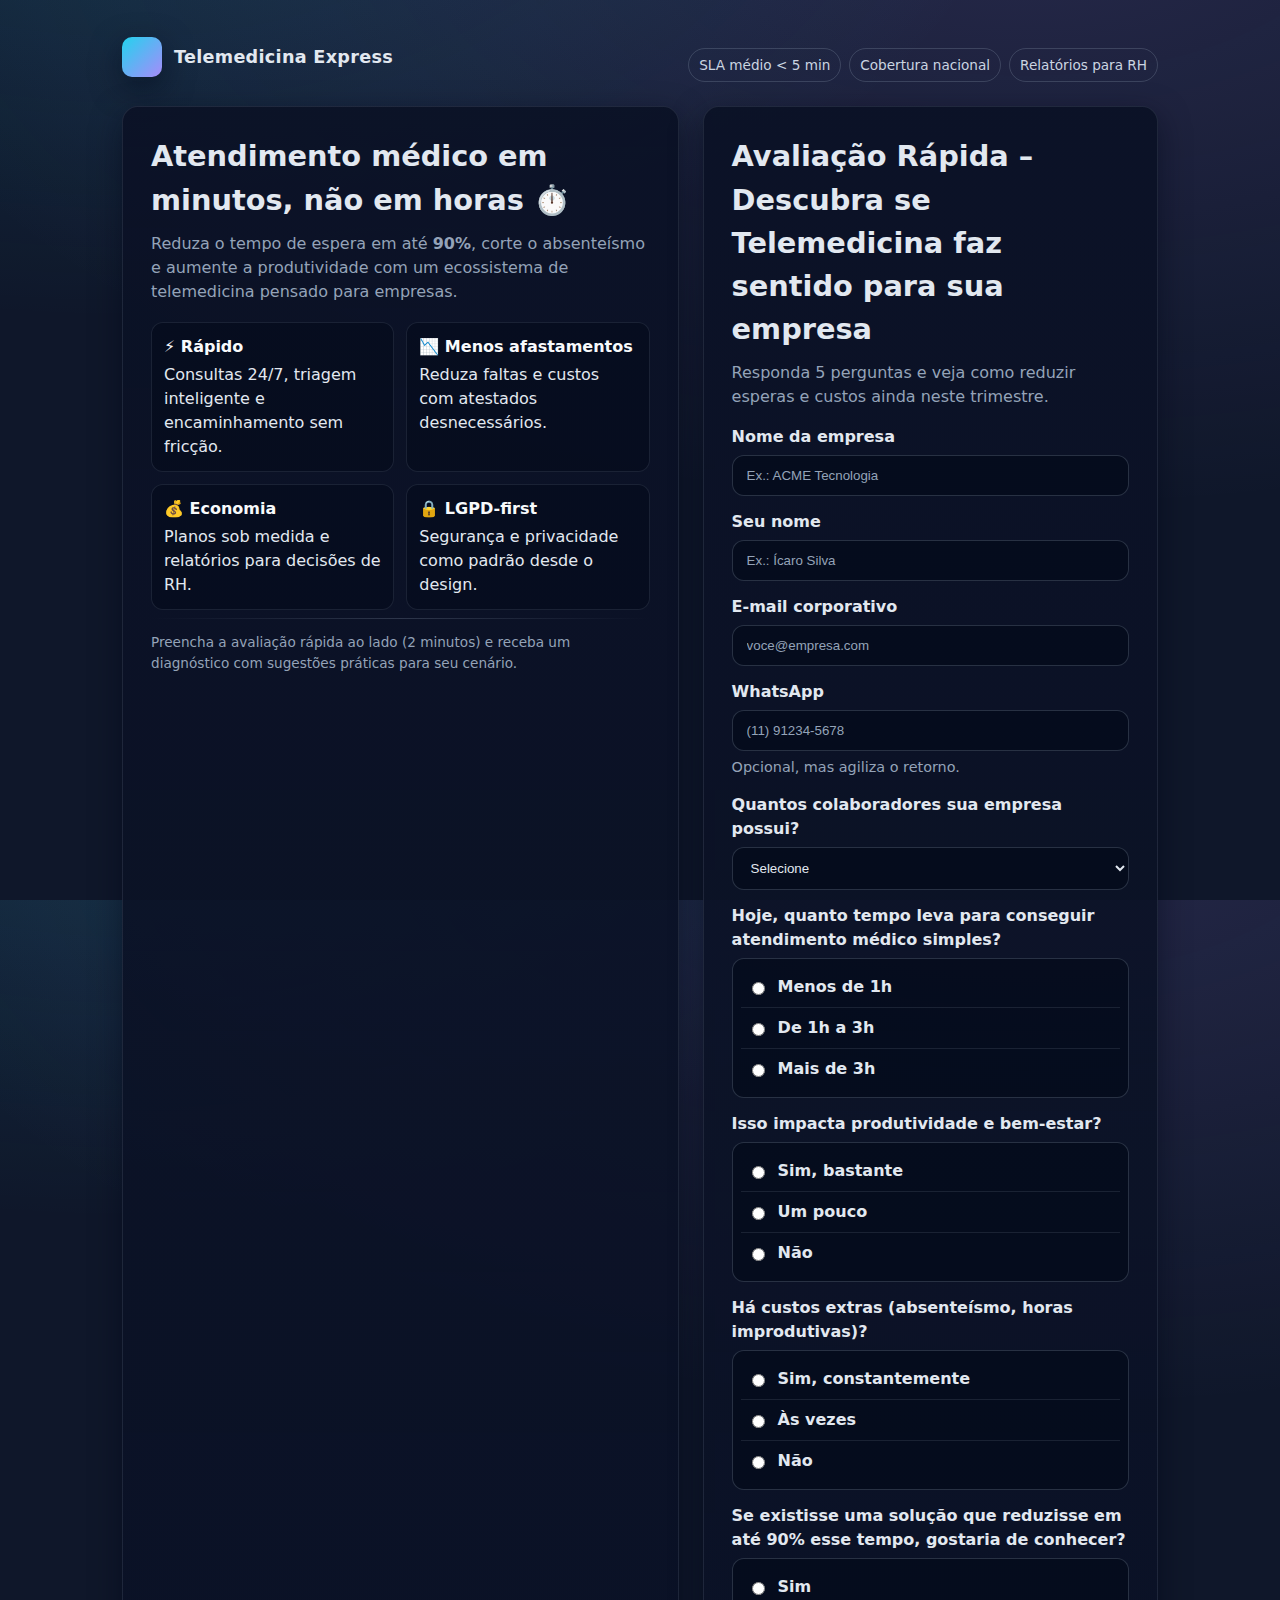
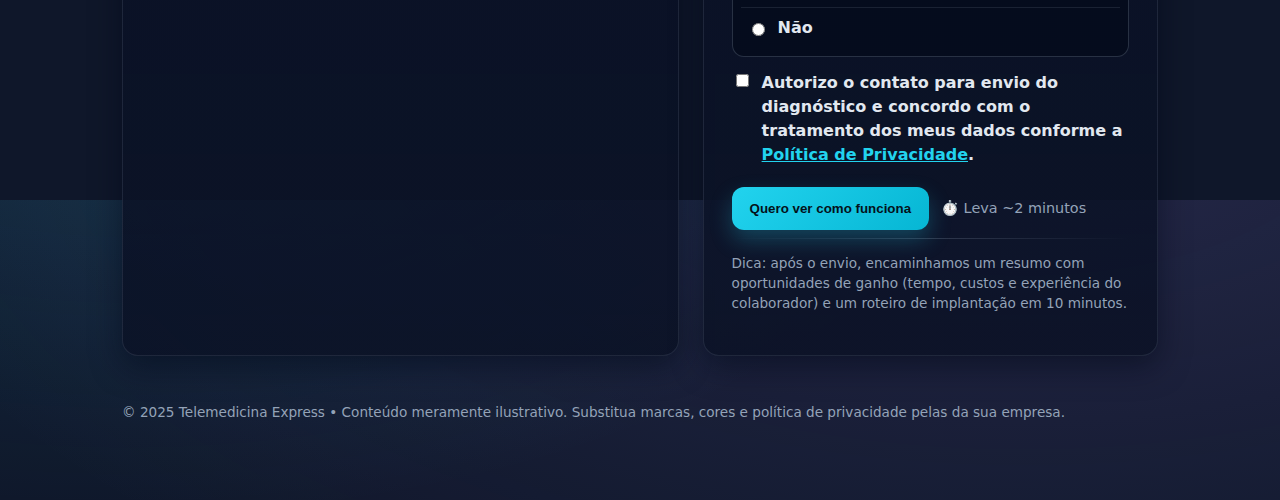
<file: landing_page_isca_formulario_de_telemedicina.html>
<!doctype html>
<html lang="pt-br">
<head>
  <meta charset="utf-8" />
  <meta name="viewport" content="width=device-width, initial-scale=1" />
  <title>Telemedicina Express – Avaliação Rápida</title>
  <meta name="description" content="Formulário-isca para qualificar empresas interessadas em telemedicina: reduza tempo de espera, corte absenteísmo e aumente a produtividade." />
  <style>
    :root{
      --bg:#0f172a;           /* slate-900 */
      --card:#0b1226;         /* darker card */
      --muted:#94a3b8;        /* slate-400 */
      --text:#e2e8f0;         /* slate-200 */
      --primary:#22d3ee;      /* cyan-400 */
      --primary-2:#06b6d4;    /* cyan-500 */
      --accent:#a78bfa;       /* violet-400 */
      --danger:#ef4444;       /* red-500 */
      --ok:#34d399;           /* emerald-400 */
      --shadow: 0 10px 30px rgba(2,8,23,.5);
      --radius: 16px;
    }
    *{box-sizing:border-box}
    html,body{height:100%}
    body{
      margin:0; font-family: ui-sans-serif, system-ui, -apple-system, Segoe UI, Roboto, "Helvetica Neue", Arial;
      background: radial-gradient(1200px 600px at 80% -10%, rgba(167,139,250,.15), transparent),
                  radial-gradient(900px 500px at 10% -20%, rgba(34,211,238,.15), transparent),
                  var(--bg);
      color:var(--text);
      line-height:1.5;
    }
    a{color:var(--primary)}
    .container{max-width:1100px;margin:0 auto;padding:32px}
    .nav{display:flex;align-items:center;justify-content:space-between;margin-bottom:24px}
    .brand{display:flex;align-items:center;gap:12px}
    .logo{width:40px;height:40px;border-radius:10px;background:linear-gradient(135deg,var(--primary),var(--accent));box-shadow:var(--shadow)}
    .brand h1{font-size:1.1rem;margin:0;color:var(--text);letter-spacing:.3px}
    .hero{display:grid;grid-template-columns:1.1fr .9fr;gap:24px;align-items:stretch}
    .panel{background:linear-gradient(180deg, rgba(11,18,38,.95), rgba(11,18,38,.86)); border:1px solid rgba(148,163,184,.15); padding:28px; border-radius:var(--radius); box-shadow:var(--shadow)}
    .panel h2{margin:0 0 10px;font-size:1.8rem}
    .subtitle{color:var(--muted);margin-top:4px}
    .badges{display:flex;flex-wrap:wrap;gap:8px;margin-top:16px}
    .badge{font-size:.85rem;padding:6px 10px;border-radius:999px;border:1px solid rgba(148,163,184,.25);color:#cbd5e1}
    .benefits{display:grid;grid-template-columns:repeat(2, minmax(0,1fr));gap:12px;margin-top:18px}
    .benefit{background:rgba(2,8,23,.5);border:1px solid rgba(148,163,184,.15);border-radius:12px;padding:12px}
    .benefit strong{display:block;margin-bottom:4px;color:#f8fafc}

    /* Form */
    form{display:grid;gap:14px}
    .field{display:grid;gap:6px}
    label{font-weight:600}
    .hint{color:var(--muted);font-size:.9rem}
    input[type=text], input[type=email], input[type=tel], select, .options{
      background:rgba(2,8,23,.6);
      border:1px solid rgba(148,163,184,.25);
      border-radius:12px;
      padding:12px 14px;
      color:var(--text);
      outline:none;
    }
    input::placeholder{color:#94a3b8}
    .options{padding:8px}
    .options .opt{display:flex;align-items:center;gap:10px;padding:8px 6px}
    .options .opt + .opt{border-top:1px solid rgba(148,163,184,.15)}
    .actions{display:flex;align-items:center;gap:12px;margin-top:6px}
    .btn{appearance:none;border:none;border-radius:12px;padding:14px 18px;font-weight:700;cursor:pointer}
    .btn-primary{background:linear-gradient(135deg,var(--primary),var(--primary-2));color:#04121a;box-shadow:0 10px 22px rgba(34,211,238,.25)}
    .btn-primary:focus-visible{outline:3px solid rgba(34,211,238,.5)}
    .checkbox{display:flex;align-items:flex-start;gap:10px}
    .checkbox input{margin-top:3px}
    .divider{height:1px;background:linear-gradient(90deg,transparent,rgba(148,163,184,.25),transparent);margin:8px 0 2px}
    .footnotes{font-size:.85rem;color:var(--muted)}

    /* Responsive */
    @media (max-width: 900px){
      .hero{grid-template-columns:1fr}
    }
  </style>
</head>
<body>
  <div class="container">
    <nav class="nav" aria-label="Topo">
      <div class="brand"><div class="logo" aria-hidden="true"></div><h1>Telemedicina Express</h1></div>
      <div class="badges" aria-label="Provas sociais">
        <span class="badge">SLA médio &lt; 5 min</span>
        <span class="badge">Cobertura nacional</span>
        <span class="badge">Relatórios para RH</span>
      </div>
    </nav>

    <section class="hero" aria-label="Destaque + Formulário">
      <!-- Painel Esquerdo: Copy de valor -->
      <div class="panel" role="article">
        <h2>Atendimento médico em minutos, não em horas ⏱️</h2>
        <p class="subtitle">Reduza o tempo de espera em até <strong>90%</strong>, corte o absenteísmo e aumente a produtividade com um ecossistema de telemedicina pensado para empresas.</p>
        <div class="benefits" role="list">
          <div class="benefit" role="listitem">
            <strong>⚡ Rápido</strong>
            <span>Consultas 24/7, triagem inteligente e encaminhamento sem fricção.</span>
          </div>
          <div class="benefit" role="listitem">
            <strong>📉 Menos afastamentos</strong>
            <span>Reduza faltas e custos com atestados desnecessários.</span>
          </div>
          <div class="benefit" role="listitem">
            <strong>💰 Economia</strong>
            <span>Planos sob medida e relatórios para decisões de RH.</span>
          </div>
          <div class="benefit" role="listitem">
            <strong>🔒 LGPD-first</strong>
            <span>Segurança e privacidade como padrão desde o design.</span>
          </div>
        </div>
        <div class="divider"></div>
        <p class="footnotes">Preencha a avaliação rápida ao lado (2 minutos) e receba um diagnóstico com sugestões práticas para seu cenário.</p>
      </div>

      <!-- Painel Direito: Formulário Isca -->
      <div class="panel" role="form" aria-labelledby="form-title">
        <h2 id="form-title">Avaliação Rápida – Descubra se Telemedicina faz sentido para sua empresa</h2>
        <p class="subtitle">Responda 5 perguntas e veja como reduzir esperas e custos ainda neste trimestre.</p>

        <!-- IMPORTANTE: Substitua o action com seu endpoint (n8n/Make/Zapier/Google Forms) -->
        <form action="http://localhost:5678/webhook-test/d2398dda-5353-4a24-85fb-35d452efd778" method="POST">
          <!-- Empresa e contato -->
          <div class="field">
            <label for="empresa">Nome da empresa</label>
            <input id="empresa" name="empresa" type="text" placeholder="Ex.: ACME Tecnologia" required />
          </div>
          <div class="field">
            <label for="nome">Seu nome</label>
            <input id="nome" name="nome" type="text" placeholder="Ex.: Ícaro Silva" required />
          </div>
          <div class="field">
            <label for="email">E-mail corporativo</label>
            <input id="email" name="email" type="email" placeholder="voce@empresa.com" required />
          </div>
          <div class="field">
            <label for="telefone">WhatsApp</label>
            <input id="telefone" name="telefone" type="tel" inputmode="tel" placeholder="(11) 91234-5678" />
            <span class="hint">Opcional, mas agiliza o retorno.</span>
          </div>

          <!-- Qualificação de dor e porte -->
          <div class="field">
            <label for="colab">Quantos colaboradores sua empresa possui?</label>
            <select id="colab" name="colaboradores" required>
              <option value="" disabled selected>Selecione</option>
              <option>1 – 4</option>
              <option>5 – 9</option>
              <option>10 – 49</option>
              <option>50 – 99</option>
              <option>100 – 499</option>
              <option>500+</option>
            </select>
          </div>

          <div class="field">
            <label>Hoje, quanto tempo leva para conseguir atendimento médico simples?</label>
            <div class="options" role="group" aria-label="Tempo de espera">
              <label class="opt"><input type="radio" name="tempo_espera" value="&lt;1h" required> Menos de 1h</label>
              <label class="opt"><input type="radio" name="tempo_espera" value="1-3h"> De 1h a 3h</label>
              <label class="opt"><input type="radio" name="tempo_espera" value="&gt;3h"> Mais de 3h</label>
            </div>
          </div>

          <div class="field">
            <label>Isso impacta produtividade e bem-estar?</label>
            <div class="options" role="group" aria-label="Impacto">
              <label class="opt"><input type="radio" name="impacto" value="alto" required> Sim, bastante</label>
              <label class="opt"><input type="radio" name="impacto" value="moderado"> Um pouco</label>
              <label class="opt"><input type="radio" name="impacto" value="nenhum"> Não</label>
            </div>
          </div>

          <div class="field">
            <label>Há custos extras (absenteísmo, horas improdutivas)?</label>
            <div class="options" role="group" aria-label="Custos">
              <label class="opt"><input type="radio" name="custos" value="constante" required> Sim, constantemente</label>
              <label class="opt"><input type="radio" name="custos" value="as_vezes"> Às vezes</label>
              <label class="opt"><input type="radio" name="custos" value="nao"> Não</label>
            </div>
          </div>

          <div class="field">
            <label>Se existisse uma solução que reduzisse em até 90% esse tempo, gostaria de conhecer?</label>
            <div class="options" role="group" aria-label="Interesse">
              <label class="opt"><input type="radio" name="interesse" value="sim" required> Sim</label>
              <label class="opt"><input type="radio" name="interesse" value="nao"> Não</label>
            </div>
          </div>

          <div class="checkbox">
            <input id="lgpd" name="lgpd" type="checkbox" required />
            <label for="lgpd">Autorizo o contato para envio do diagnóstico e concordo com o tratamento dos meus dados conforme a <a href="#" target="_blank" rel="noopener">Política de Privacidade</a>.</label>
          </div>

          <div class="actions">
            <button class="btn btn-primary" type="submit">Quero ver como funciona</button>
            <span class="hint">⏱️ Leva ~2 minutos</span>
          </div>

          <!-- Campos ocultos para tracking UTM (opcional) -->
          <input type="hidden" name="utm_source" value="whatsapp" />
          <input type="hidden" name="utm_campaign" value="isca_telemedicina" />
        </form>

        <div class="divider"></div>
        <p class="footnotes">Dica: após o envio, encaminhamos um resumo com oportunidades de ganho (tempo, custos e experiência do colaborador) e um roteiro de implantação em 10 minutos.</p>
      </div>
    </section>

    <footer class="container" style="padding-left:0;padding-right:0">
      <p class="footnotes">© 2025 Telemedicina Express • Conteúdo meramente ilustrativo. Substitua marcas, cores e política de privacidade pelas da sua empresa.</p>
    </footer>
  </div>
</body>
</html>
</file>
